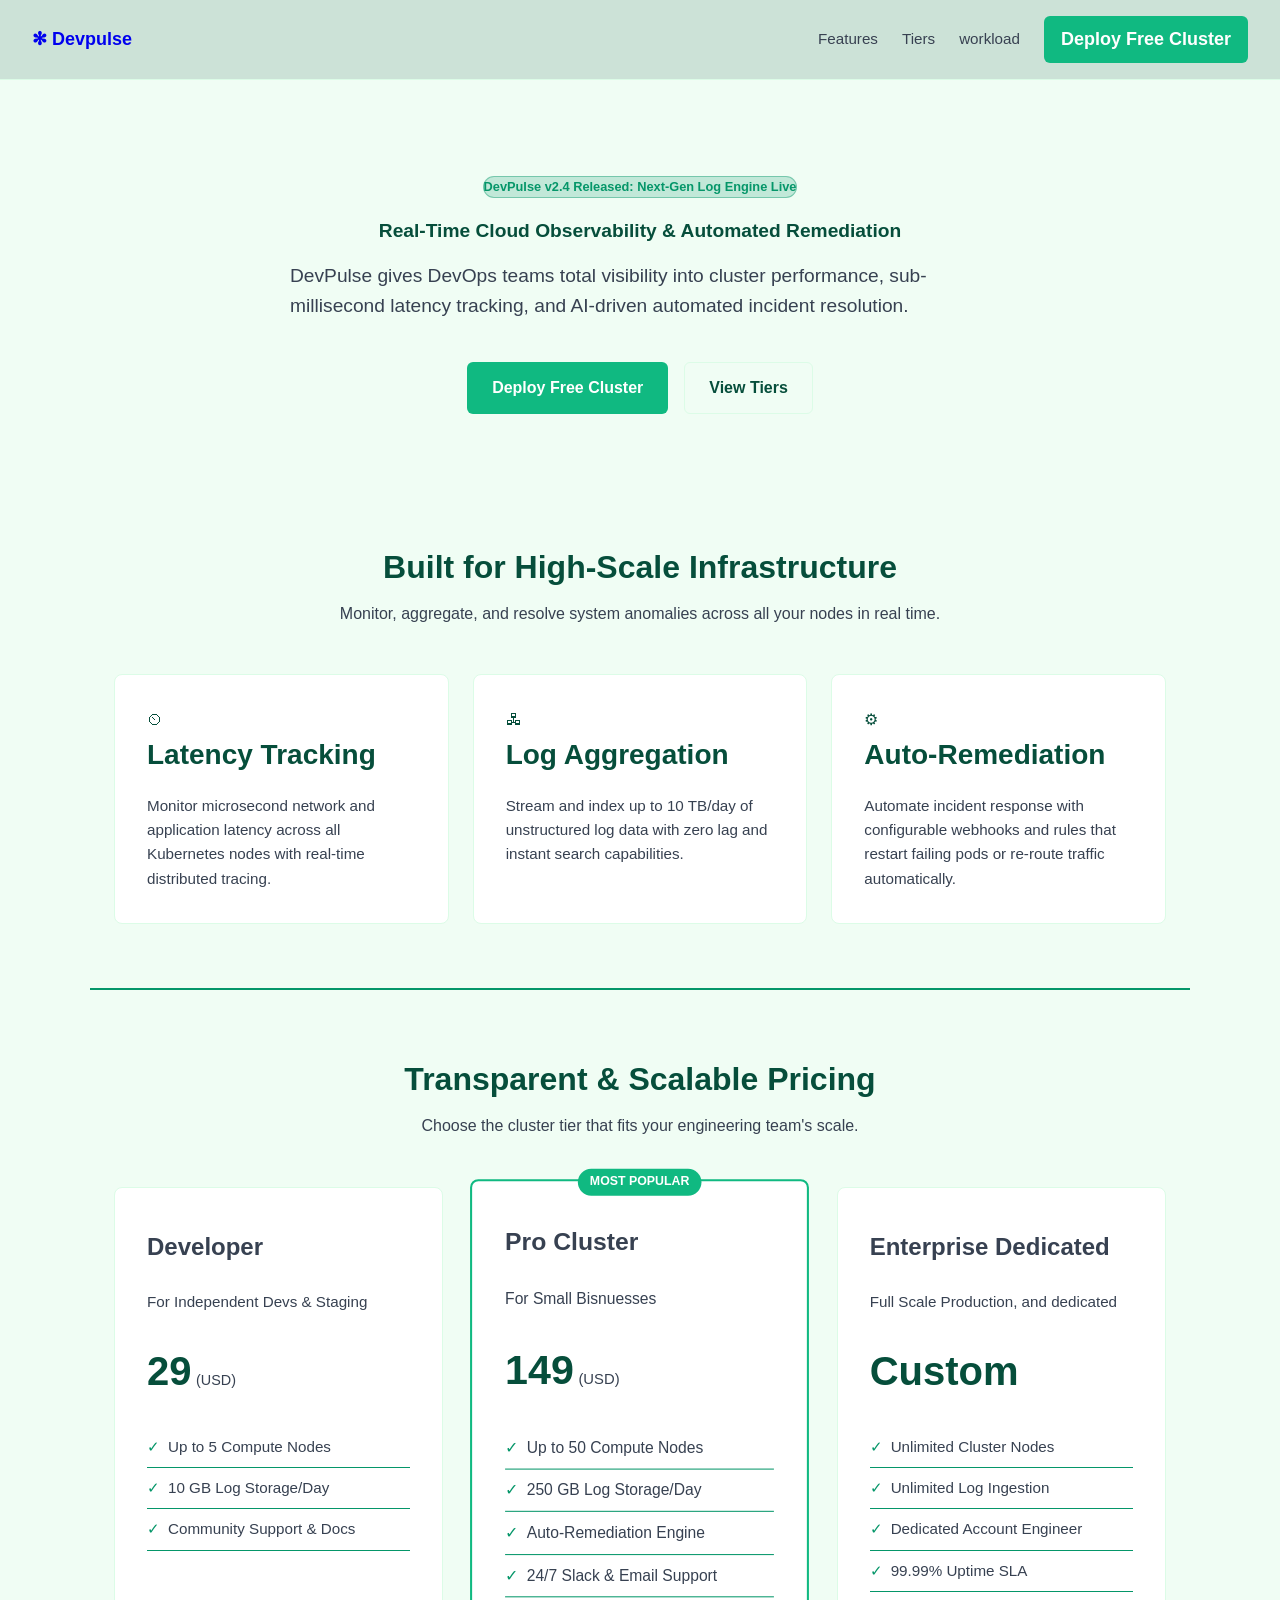
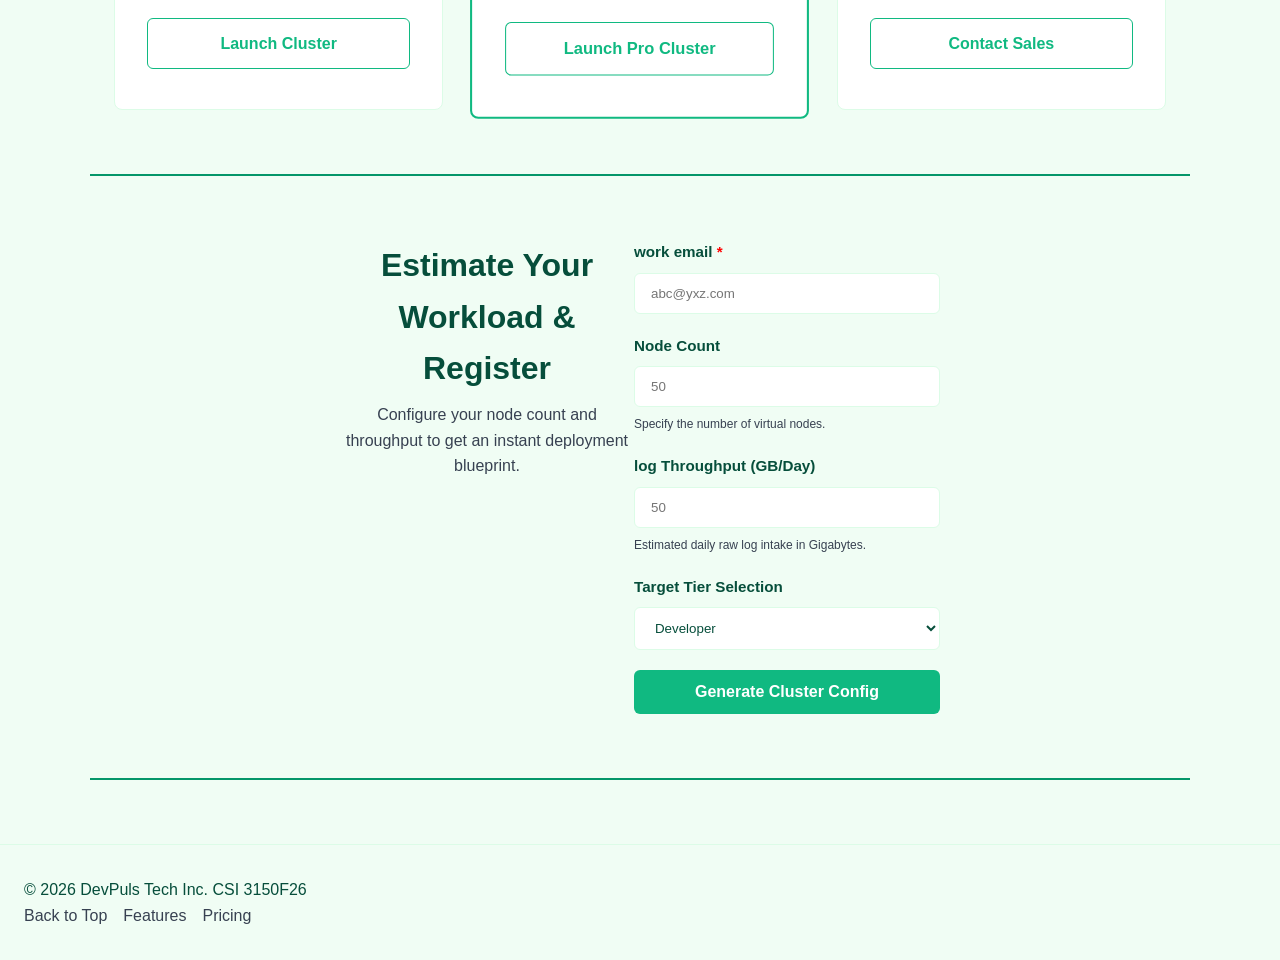
<file: Index.html>
<!DOCTYPE html>
<html lang="en">
    <head>
        <meta charset="UTF-8"/>
        <meta name="viewport" content="with=device-with, initial-scale=1.0"/> 
        <title> DevPulse | Cloud Infrastructure SaaS </title>
        <!-- CSS Link-->
         <link rel="stylesheet" href="style.css"/>
    </head>

    <body>
        <header class="site-header">
            <a href="#" class="brand-logo" aria-label="dev pulse Home Page"
                <span class="logo-icon">&#x273B;</span> Devpulse
            </a>
            <nav class="nav-menu" aria-label="Primary Navigation">
                <a href="#features" class="nav-link">Features</a>
                <a href="#pricing" class="nav-link">Tiers</a>
                <a href="#register" class="nav-link">workload</a>
                <!-- Call To Action-->
                <a href="#register" class="btn btn-sm btn-primary">Deploy Free Cluster</a>
            </nav>
        </header>

        <main>
            <!--Hero Section-->
            <section id="hero" class="hero-section">
            <div class="badge-pill">DevPulse v2.4 Released: Next-Gen Log Engine Live</div>
            <h1 class="hero-title">
                Real-Time Cloud Observability & Automated Remediation
            </h1> 
            <p class="hero-subtitle">
               DevPulse gives DevOps teams total visibility into cluster performance, sub-millisecond latency tracking, and AI-driven automated incident resolution.
            </p>
            <div class="cta-group">
                <a href="#register" class="btn btn-primary">Deploy Free Cluster</a>
                <a href="#pricing" class="btn btn-secondary">View Tiers</a>
            </div>
            </section>

            <!--Features Section-->
            <!--Latency Tracking, Log Aggregation, Auto-Remediation-->
            <section id="features" class="section-container">
                <header class="section-header">
                    <h2 class="section-title">Built for High-Scale Infrastructure</h2>
                    <p class="section-subtitle">
                        Monitor, aggregate, and resolve system anomalies across all your nodes in real time.
                    </p>
                </header>
                <div class="feature-grid">
                    <article class="feature-card">
                        <div class="feature-icon">&#x23F2;</div>
                        <h3 class="feature-title">Latency Tracking</h3>
                        <p class="feature-desc">
                            Monitor microsecond network and application latency across all Kubernetes nodes with real-time distributed tracing.
                        </p>
                    </article>
                    <article class="feature-card">
                        <div class="feature-icon">&#x1F5A7;</div>
                        <h3 class="feature-title">Log Aggregation</h3>
                        <p class="feature-desc">
                            Stream and index up to 10 TB/day of unstructured log data with zero lag and instant search capabilities.
                        </p>
                    </article>
                    <article class="feature-card">
                        <div class="feature-icon">&#x2699;</div>
                        <h3 class="feature-title">Auto-Remediation</h3>
                        <p class="feature-desc">
                            Automate incident response with configurable webhooks and rules that restart failing pods or re-route traffic automatically.
                        </p>
                    </article>
                </div>

            </section>
            <!--pricing Matrix Section-->
            <!--"Developer", "Pro Cluster", "Enterprise Dedicated"-->
            <section id="pricing" class="section-container">
                <header class="section-header">
                    <h3 class="section-title">Transparent & Scalable Pricing</h3>
                    <p class="section-subtitle">Choose the cluster tier that fits your engineering team's scale.</p>
                </header>
                <div class="pricing-grid">
                    <article class="pricing-card">
                        <h3 class="tier-name">Developer</h3>
                        <p class="tier-desc">For Independent Devs & Staging</p>
                        <div class="tier-price">
                            <span class="price-value">29</span>
                            <span class="price-unit">(USD)</span>
                        </div>
                        <ul class="tier-features">
                            <li>Up to 5 Compute Nodes</li>
                            <li>10 GB Log Storage/Day</li>
                            <li>Community Support & Docs</li>
                        </ul>
                        <a href="#register" class="btn btn-outline btn-block"
                            >Launch Cluster
                        </a>
                    </article>
                    <article class="pricing-card featured">
                        <div class="popular-tag">Most Popular</div>
                        <h3 class="tier-name">Pro Cluster</h3>
                        <p class="tier-desc">For Small Bisnuesses</p>
                        <div class="tier-price">
                            <span class="price-value">149</span>
                            <span class="price-unit">(USD)</span>
                        </div>
                        <ul class="tier-features">
                            <li>Up to 50 Compute Nodes</li>
                            <li>250 GB Log Storage/Day</li>
                            <li>Auto-Remediation Engine</li>
                            <li>24/7 Slack & Email Support</li>
                        </ul>
                        <a href="#register" class="btn btn-outline btn-block"
                            >Launch Pro Cluster
                        </a>
                    </article>
                    <article class="pricing-card">
                        <h3 class="tier-name">Enterprise Dedicated</h3>
                        <p class="tier-desc">Full Scale Production, and dedicated </p>
                        <div class="tier-price">
                            <span class="price-value">Custom</span>
                        </div>
                        <ul class="tier-features">
                            <li>Unlimited Cluster Nodes</li>
                            <li>Unlimited Log Ingestion</li>
                            <li>Dedicated Account Engineer</li>
                            <li>99.99% Uptime SLA</li>
                        </ul>
                        <a href="#register" class="btn btn-outline btn-block"
                            >Contact Sales
                        </a>
                    </article>
                </div>
                
            </section>
            <!--Calculator/Form Section -->
            <section id="register" class="section-container">
                <div class="form-wrapper">
                    <header class="section-header">
                        <h2 class="section-title">Estimate Your Workload & Register</h2>
                        <p class="section-subtitle">Configure your node count and throughput to get an instant deployment blueprint.</p>
                    </header>

                    <form action="#" method="post" class="lead-form">
                        <div class="form-group">
                            <label for="work-email" class="form-label">work email
                                <span class="required-mark">*</span></label>
                            <input class="form-control"
                            type="email"
                            name="workEmail"
                            id="work-email"
                            class="form-control"
                            placeholder="abc@yxz.com"
                            required>
                        </div>
                        <div class="form-group">
                            <label for="node-volume" class="form-label"
                            >Node Count</label>

                            <input class="form-control"
                            type="number"
                            name="node-volume"
                            id="node-volume"
                            min="1"
                            max="1000"
                            step="1"
                            placeholder="50"
                            >
                            <span class="input-hint">Specify the number of virtual nodes.</span>
                        </div>
                        <div class="form-group">
                            <label for="log-volume" class="form-label"
                                >log Throughput (GB/Day)</label>
                            <input class="form-control"
                            type="number"
                            name="log-volume"
                            id="log-volume"
                            min="1"
                            max="1000"
                            step="1"
                            placeholder="50"
                            >
                            <span class="input-hint">Estimated daily raw log intake in Gigabytes.</span>
                        </div>

                        <div class="form-group">
                            <label for="business-tier" class="form-label"
                            >Target Tier Selection</label>

                            <select
                            name="business-tier"
                            id="business-tier"
                            class="form-control"
                            >
                            <option value="Developer">Developer</option>
                            <option value="pro-cluster">Pro Cluster</option>
                            <option value="Enterprise">Enterprise Dedicated (Custom)</option>
                        </select>
                        </div>
                    <!--submit button-->
                        <button type="submit" class="btn btn-primary btn-block btn-lg">
                         Generate Cluster Config
                        </button>
                    </form>
                </div>
            </section>
            
        </main>
        <!--Footer section-->
        <footer class="site-footer">
            <div class="footer-containter">
                <p class="footer-copy">
                &copy; 2026 DevPuls Tech Inc. CSI 3150F26  
                </p>
                <nav class="footer-links" aria-label="Footer Navigation Links">
                    <a href="#hero">Back to Top</a>
                    <a href="#features">Features</a>
                    <a href="#pricing">Pricing</a>
                </nav>
            </div>
        </footer>
    </body>
</html>
</file>
<file: style.css>
:root{
    /* Variables*/
    --bg-light: #F0FDF4;
    --bg-card: #FFFFFF;
    --primary: #10B981;
    --primary-hover: #047857;
    --text-main: #064E3B;
    --text-muted: #374151;
    --border-color: #DCFCE7;
    --accent: #059669;
    --font-family: -apple-system, BlinkMacSystemFont, 
    "segoe UI", Arial, sans-serif;
    --transition-speed: 0.3s;
}

/*Clear default styles*/
*, *::before, *::after {
    box-sizing: border-box;
    padding: 0;
    margin: 0;
}

/*font family, and backgroun*/
html{
    scroll-behavior: smooth;
    font-family: var(--font-family);
    background-color: var(--bg-light);
    /*text color*/
    color: var(--text-main);
    line-height: 1.6;
}

/* Styling for buttons */
.btn{
    display:inline-flex;
    align-items: center;
    justify-content: center;
    padding: 0.75rem 1.5rem;
    font-size: 1rem;
    font-weight: 600;
    text-decoration: none;
    border-radius: 6px;
    border: 1px solid transparent;
    cursor: pointer;
    transition:
    background-color var(--transition-speed),
    transform var(--transition-speed),
    border-color var(--transition-speed);
}

/* navigation with Tabs */
.btn:focus-visible{
    outline: 2px solid var(--primary);
    outline-offset: 3px;
}

.btn-primary{
    background-color: var(--primary);
    color: #fff;
}

.btn-primary:hover{
    background-color: var(--primary);
    transform: translateY(2px);
}
.btn-secondary{
    background-color: transparent;
    color: var(--text-main);
    border: 1px solid var(--border-color);
}
.btn-secondary:hover{
    background-color: var(--bg-card);
    border-color: var(--text-muted);
}
.btn-outline{
background-color: transparent;
color: var(--primary);
border-color: var(--primary);
}
.btn-outline:hover{
    background-color: var(--primary);
    color: #fff;
}
.btn-block {
    display: flex;
    width: 100%; 
}
.btn-sm{
    padding: 0.5rem 1rem;
    font-size: 1.125rem;
}
    /*header */
.site-header{
    position: sticky;
    top: 0;
    z-index: 1000;
    display: flex;
    justify-content: space-between;
    align-items: center;
    padding: 1rem 2rem;
    background-color: rgba(6, 78, 59, .15);
    border-bottom: 1px solid var(--border-color);
}
.brand-logo{
    font-size: 1.125rem;
    font-weight: 750;
    text-decoration: none;
    display: flex;
    align-items: center;
    gap: 0.5rem;
}
.logo-icon{
    color: var(--primary);
}
/* nav bar*/
.nav-menu{
    display: flex;
    align-items: center;
    gap: 1.5rem;
}
.nav-link{
    color: var(--text-muted);
    text-decoration: none;
    font-size: 0.95rem;
    transition: var(--transition-speed);
}
.nav-link:hover{
    color: var(--text-main);
}
/*hero section */
.hero-section{
    display: flex;
    flex-direction: column;
    align-items: center;
    justify-content: space-evenly;
    padding: 6rem 1.5rem 4rem 1.5rem;
    max-width: 900px;
    margin: 0 auto;
}
.badge-pill{
    font-size: 0.8rem;
    font-weight: 600;
    color: var(--accent);
    padding: 0.35rem 0.85;
    background-color: rgba(5, 150, 105, 0.2);
    border: 1px solid rgba(5, 150, 105, 0.4);
    border-radius: 9999px;
    margin-bottom: 1.5rem;
}
.hero-title{
    font-size: 1.2rem;
    line-height: 1.15rem;
    font-weight: 800;
    margin-bottom: 1.25rem;
}
.hero-subtitle{
font-size: 1.2rem;
color: var(--text-muted);
margin-bottom: 2.5rem;
max-width: 700px;
}

.cta-group{
    display: flex;
    gap: 1rem;
}

.section-container{
    max-width: 1100px;
    margin: 0 auto;
    padding: 4rem 1.5rem;
    border-bottom: 2px solid var(--accent);
}
.section-header{
    text-align: center;
    margin-bottom: 3rem;
}
.section-title{
    font-size: 2rem;
    font-weight: 700;
    margin-bottom: 0.5rem;
}
.section-subtitle{
    color: var(--text-muted);
}
/* feature grid */
.feature-grid{
    display:grid;
    grid-template-columns: repeat(auto-fit, minmax(250px, 1fr));
    gap: 1.5rem;
}
.feature-card{
    background-color: var(--bg-card);
    border: 1px solid var(--border-color);
    padding: 2rem;
    border-radius: 8px;
    transition:
    transform var(--transition-speed),
    border-color var(--transition-speed);
}
.feature-card:hover{
    transform: translateY(-4px);
    border-color: var(--primary);
}
.feature-title{
    font-size: 1.75rem;
    margin-bottom: 1rem;
}
.feature-desc{
    color: var(--text-muted);
    font-size: 0.95rem;
}
/* Pricing Matrix */
.pricing-grid{
    display: grid;
    grid-template-columns:repeat(auto-fit, minmax(250px, 1fr));
    gap: 2rem;
    align-items: stretch;
}

.pricing-card{
    background-color: var(--bg-card);
    border: 1px solid var(--border-color);
    padding: 2.5rem 2rem;
    border-radius: 8px;
    display: flex;
    flex-direction: column;
    position:relative;
    transition:transform var(--transition-speed);
}
/* higher visual weight*/
.pricing-card.featured{
    border: 2px solid var(--primary);
    background-color: rgba(rgba(13, 112, 11, 0.656));
    transform: scale(1.03);
}

.popular-tag{
    position: absolute;
    top: -12px;
    left: 50%;
    transform: translateX(-50%);
    background-color: var(--primary);
    color: #fff;
    font-size: 0.75rem;
    font-weight: 750;
    padding: 0.2rem 0.75rem;
    border-radius: 99999999px;
    text-transform: uppercase;
}
.tier-name{
    color: var(--text-muted);
    font-size: 1.5rem;
    margin-bottom: 1.5rem;
}
.tier-desc{
    color:var(--text-muted);
    font-size: 0.95rem;
    margin-bottom: 1.5rem;
}

.tier-price{
    margin-bottom: 1.5rem;
}

.price-value{
    font-size: 2.5rem;
    font-weight: 800;
}
.price-unit{
    color: var(--text-muted);
    font-size: 0.90rem;
}
.tier-features{
    list-style: none;
    margin-bottom: 1.5rem;
    flex-grow: 1;
}

.tier-features li{
    padding: 0.5rem 0;
    border-bottom: 1px solid var(--accent);
    font-size: 0.95rem;
    color: var(--text-muted);
}
.tier-features li::before{
    content: "✓";
    color: var(--accent);
    margin-right: 0.5rem;
}
.form-wrapper{
    max-width: 600px;
    margin: 0 auto;
    display: flex;
    justify-content: center;
}
/* Form Formating */
.lead-form{
    display: flex;
    flex-direction: column;
    gap: 1.25rem;
    width: 100%;
}
.form-group{
    display: flex;
    flex-direction: column;
    gap: 0.5rem;
}
.form-label{
    font-weight: 600;
    font-size: 0.95rem;
}
.required-mark{
    color:red;
}
.form-control{
    background-color: var(--bg-card);
    border: 1px solid var(--border-color);
    border-radius: 6px;
    color: var(--text-main);
    padding: 0.75rem 1rem;
    transition: border-color var(--transition-speed);
}
.form-control:focus{
    outline: none;
    border-color: var(--primary);
    box-shadow: 0 0 0 3px rgba(16, 185, 129, 0.3);
}
.input-hint{
    font-size: 0.75rem;
    color: var(--text-muted);
}
/* Footer styling */
.site-footer{
    border-top: 1px solid var(--border-color);
    padding: 2rem 1.5rem;
    margin-top: 4rem;
}
.footer-container{
    display: flex;
    align-items: center;
    max-width: 1100px;
    margin: 0 auto;
    justify-content: space-between;
    font-size: 0.95rem;
    color: var(--text-muted);
}
.footer-links{
    display: flex;
    gap: 1rem;
    color: #fff;
}
.footer-links a{
    color: var(--text-muted);
    text-decoration: none;
}
</file>
